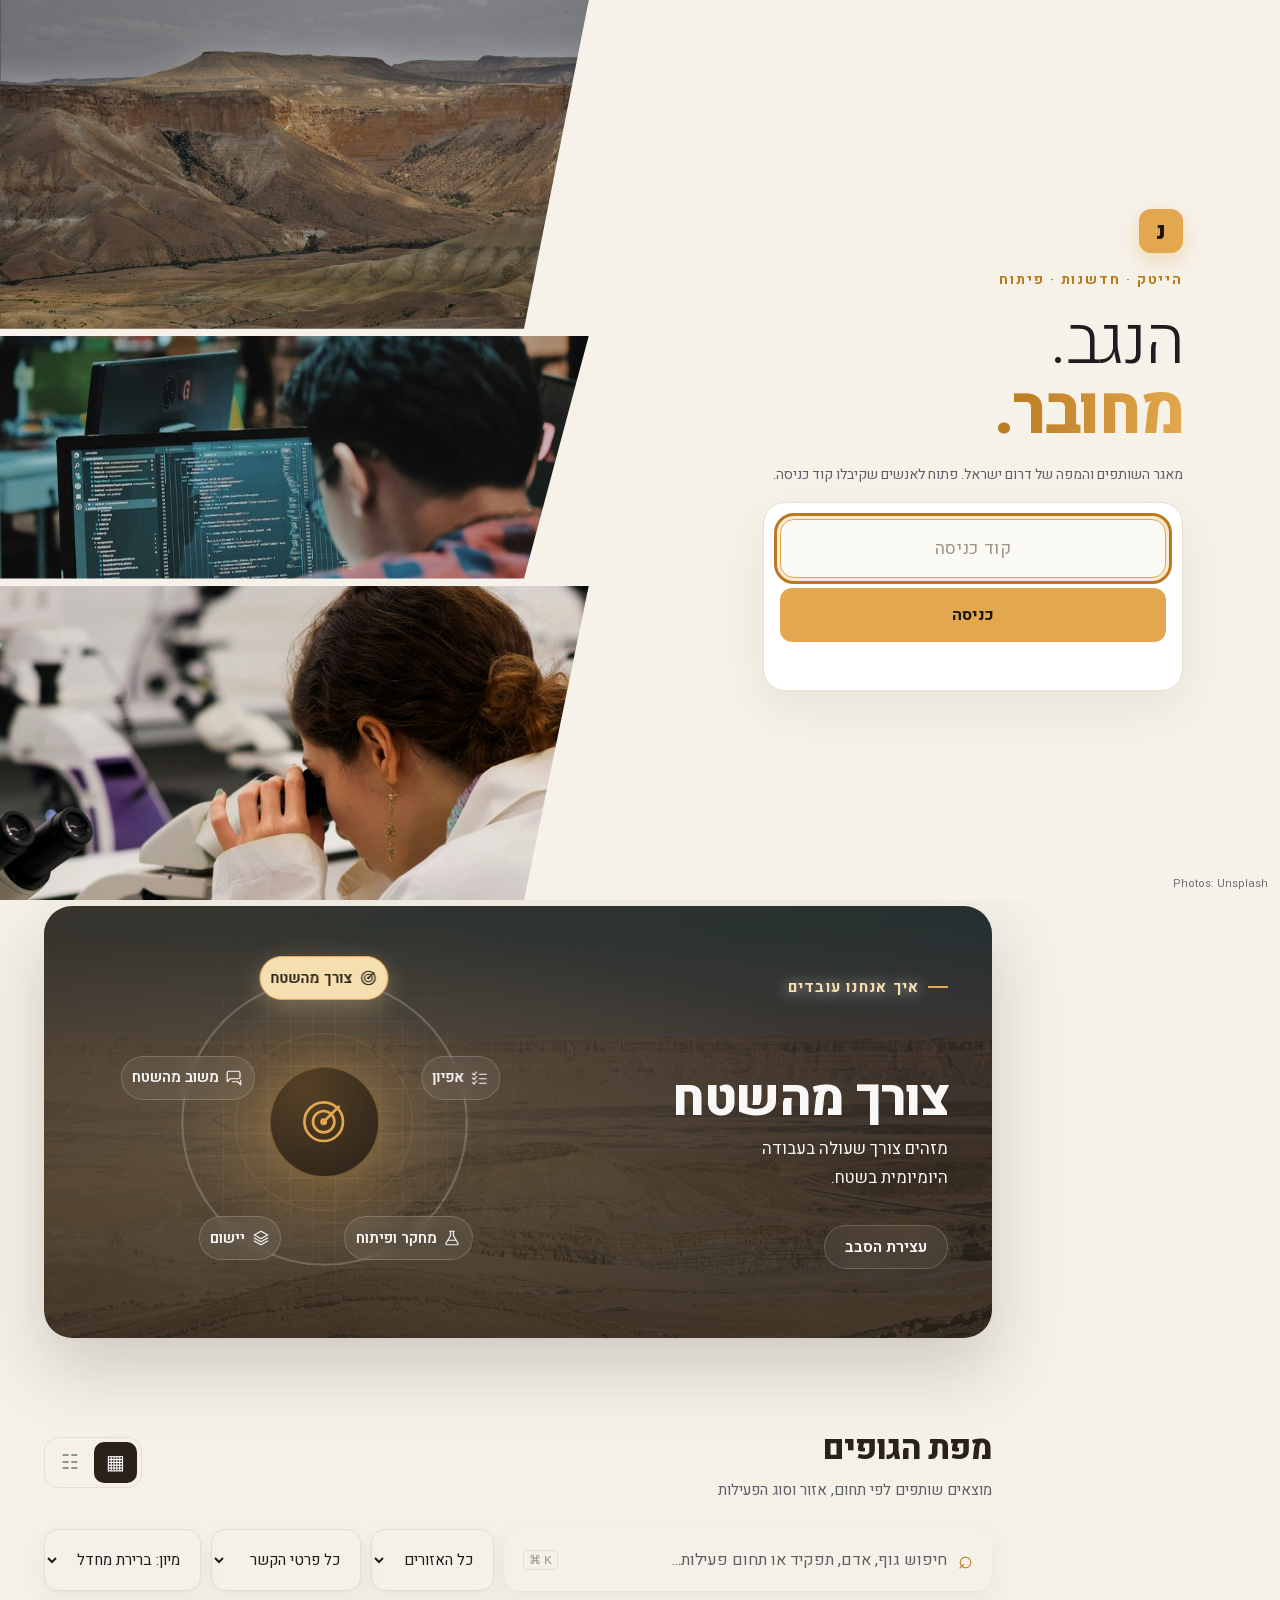
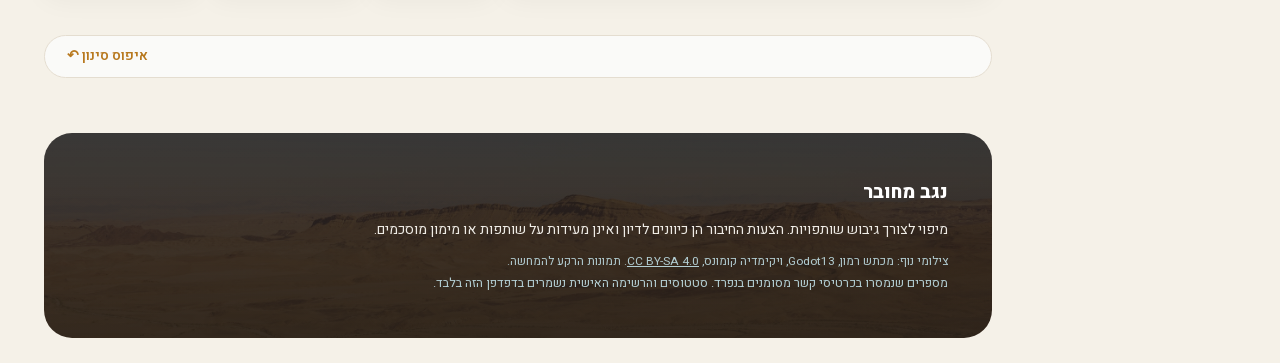
<file: index.html>
<!doctype html><html lang="he" dir="rtl"><head><meta charset="utf-8"><meta name="viewport" content="width=device-width,initial-scale=1,viewport-fit=cover"><meta name="description" content="מפת גופים ואנשי קשר לקידום חדשנות בנגב"><meta name="theme-color" content="#173e33"><title>נגב מחובר | מפת השותפים שלנו</title><link rel="stylesheet" href="site-theme.css"><link rel="stylesheet" href="style.css"><script defer src="tech.js"></script><script src="config.js"></script><script defer src="app.js"></script><link rel="stylesheet" href="work-cycle.css"><script src="gate.js"></script><link rel="stylesheet" href="polish.css"><link rel="preload" href="fonts/heebo-hebrew.woff2" as="font" type="font/woff2" crossorigin><script defer src="work-cycle.js"></script></head><body class="directory-page">
<header class="site-header"><div class="site-header-inner">
<a class="site-logo" href="./"><span class="site-logo-mark" aria-hidden="true">נ</span><span>נגב מחובר</span></a>
<nav class="site-pages" aria-label="עמודי האתר"><a href="./" aria-current="page">מאגר השותפים</a><a href="./map.html">מפת הדרום</a></nav>
</div></header>
<aside class="sidebar"><div class="side-label">סביבת העבודה שלנו</div><nav aria-label="תצוגות מאגר השותפים"><button class="nav active" data-view="orgs"><span>◈</span>מפת הגופים <b id="orgBadge"></b></button><button class="nav" data-view="people"><span>♧</span>אנשי קשר <b id="peopleBadge"></b></button><button class="nav" data-view="priority"><span>↗</span>לפנייה ראשונה</button><button class="nav" data-view="saved"><span>☆</span>הרשימה שלי <b id="savedBadge">0</b></button><button class="nav" data-view="network"><span>⌬</span>קשרים בין גופים</button><button class="nav" data-view="sources"><span>⌁</span>מקורות ועדכניות</button></nav><div class="side-bottom"><span class="status-dot"></span>מאגר השותפים ליוזמה<p>היוזמה בתהליך גיבוש.<br>החיבורים מתחילים כאן.</p><small>נבדק ב־22 באוקטובר 2026</small></div></aside>
<div class="workspace"><header class="topbar"><span class="breadcrumb">סביבת עבודה <span>/</span> מיפוי ושותפויות</span><div><a href="#work-cycle-studio" class="text-button" style="text-decoration:none;font-weight:700">איך אנחנו עובדים</a><button id="exportBtn" class="text-button">↓ ייצוא אנשי קשר</button><button id="printBtn" class="text-button">הדפסה למסמך</button></div></header>
<main id="main"><section class="intro"><div><div class="eyebrow">הנגב · אנשים · הזדמנויות</div><h1 id="pageTitle">האנשים והגופים<br><em>שכדאי לחבר.</em></h1><p id="pageSubtitle">מפת שותפים לקידום יוזמת חדשנות בנגב.<br>מכירים את מה שכבר קיים, ומוצאים איפה אפשר לפעול יחד.</p><a class="site-primary-action" href="#search">לחיפוש במאגר <span aria-hidden="true">←</span></a><div class="intro-meta"><span class="live-dot"></span>מיפוי ראשוני מורחב <span>·</span> 22.10.2026</div></div><div class="terrain" aria-hidden="true"><div class="contour c1"></div><div class="contour c2"></div><div class="contour c3"></div><div class="contour c4"></div><div class="contour c5"></div><i class="pin pin1"></i><span class="place place1">הנגב המערבי</span><i class="pin pin2"></i><span class="place place2">באר שבע</span><i class="pin pin3"></i><span class="place place3">רהט ועידן הנגב</span><i class="pin pin4"></i><span class="place place4">מצפה רמון</span><div class="terrain-foot">רשת אחת של ידע, אנשים ועשייה</div></div></section>
<section class="stats" aria-label="היקף המיפוי"><div><b id="orgStat">56</b><span>גופים ותוכניות</span></div><div><b id="peopleStat">37</b><span>אנשים במיפוי</span></div><div><b id="channelsStat"></b><span>אנשים עם קשר ישיר</span></div><div><b>6</b><span>תחומי חיבור</span></div></section>
<section id="work-cycle-studio" dir="rtl" lang="he" aria-labelledby="cycle-motion-title">
  <div class="feature-copy">
    <h2 id="cycle-motion-title">איך אנחנו עובדים</h2>
    <div class="stage-copy" aria-live="polite" aria-atomic="true"><h3 class="stage-title">צורך מהשטח</h3>
    <p class="detail">מזהים צורך שעולה בעבודה היומיומית בשטח.</p></div>
    <div class="feature-controls">
      <button class="btn btn-ghost" type="button" data-play>הפעלת הסבב</button>
    </div>
  </div>
  <div class="cycle" role="group" aria-label="שלבי מחזור העבודה">
    <div class="orbit" aria-hidden="true">
      <div class="core">
        <div class="core-icon"><svg viewBox="0 0 24 24" width="18" height="18" fill="none" stroke="currentColor" stroke-width="1.6" stroke-linecap="round" stroke-linejoin="round" aria-hidden="true"><circle cx="12" cy="12" r="9"/><circle cx="12" cy="12" r="5"/><path d="m12 12 7-7"/><circle cx="12" cy="12" r="1"/></svg></div>
        <div class="core-icon" hidden><svg viewBox="0 0 24 24" width="18" height="18" fill="none" stroke="currentColor" stroke-width="1.6" stroke-linecap="round" stroke-linejoin="round" aria-hidden="true"><path d="m3 6 2 2 3-4m-5 8 2 2 3-4m-5 8 2 2 3-4M12 7h9m-9 6h9m-9 6h9"/></svg></div>
        <div class="core-icon" hidden><svg viewBox="0 0 24 24" width="18" height="18" fill="none" stroke="currentColor" stroke-width="1.6" stroke-linecap="round" stroke-linejoin="round" aria-hidden="true"><path d="M9 3h6m-5 0v6l-6 10a1.3 1.3 0 0 0 1 2h14a1.3 1.3 0 0 0 1-2L14 9V3M8 15h8"/></svg></div>
        <div class="core-icon" hidden><svg viewBox="0 0 24 24" width="18" height="18" fill="none" stroke="currentColor" stroke-width="1.6" stroke-linecap="round" stroke-linejoin="round" aria-hidden="true"><path d="m12 3 9 5-9 5-9-5 9-5Zm-9 9 9 5 9-5m-18 4 9 5 9-5"/></svg></div>
        <div class="core-icon" hidden><svg viewBox="0 0 24 24" width="18" height="18" fill="none" stroke="currentColor" stroke-width="1.6" stroke-linecap="round" stroke-linejoin="round" aria-hidden="true"><path d="M20 12V5a2 2 0 0 0-2-2H5a2 2 0 0 0-2 2v12l4-4h11a2 2 0 0 0 2-2Zm-10 5h7l4 4v-6"/></svg></div>
      </div>
      <div class="trail"></div>
      <div class="hand"><span></span></div>
    </div>
    <button class="btn" type="button" style="--x:50%;--y:11%" aria-pressed="true" data-detail="מזהים צורך שעולה בעבודה היומיומית בשטח."><svg viewBox="0 0 24 24" width="18" height="18" fill="none" stroke="currentColor" stroke-width="1.6" stroke-linecap="round" stroke-linejoin="round" aria-hidden="true"><circle cx="12" cy="12" r="9"/><circle cx="12" cy="12" r="5"/><path d="m12 12 7-7"/><circle cx="12" cy="12" r="1"/></svg>צורך מהשטח</button>
    <button class="btn" type="button" style="--x:87.09%;--y:37.95%" aria-pressed="false" data-detail="מגדירים את הבעיה ובודקים אם נכון להתקדם. אפיון שאושר עובר למחקר ופיתוח."><svg viewBox="0 0 24 24" width="18" height="18" fill="none" stroke="currentColor" stroke-width="1.6" stroke-linecap="round" stroke-linejoin="round" aria-hidden="true"><path d="m3 6 2 2 3-4m-5 8 2 2 3-4m-5 8 2 2 3-4M12 7h9m-9 6h9m-9 6h9"/></svg>אפיון</button>
    <button class="btn" type="button" style="--x:72.92%;--y:81.55%" aria-pressed="false" data-detail="מעבירים את האפיון לצוות המחקר והפיתוח, שבוחן כיוונים ובונה פתרון."><svg viewBox="0 0 24 24" width="18" height="18" fill="none" stroke="currentColor" stroke-width="1.6" stroke-linecap="round" stroke-linejoin="round" aria-hidden="true"><path d="M9 3h6m-5 0v6l-6 10a1.3 1.3 0 0 0 1 2h14a1.3 1.3 0 0 0 1-2L14 9V3M8 15h8"/></svg>מחקר ופיתוח</button>
    <button class="btn" type="button" style="--x:27.08%;--y:81.55%" aria-pressed="false" data-detail="משלבים את הפתרון בעבודה בשטח."><svg viewBox="0 0 24 24" width="18" height="18" fill="none" stroke="currentColor" stroke-width="1.6" stroke-linecap="round" stroke-linejoin="round" aria-hidden="true"><path d="m12 3 9 5-9 5-9-5 9-5Zm-9 9 9 5 9-5m-18 4 9 5 9-5"/></svg>יישום</button>
    <button class="btn" type="button" style="--x:12.91%;--y:37.95%" aria-pressed="false" data-detail="אוספים משוב מהיישום בשטח: מה עבד ומה עוד חסר. המשוב מגדיר את הצורך הבא וסוגר את המעגל."><svg viewBox="0 0 24 24" width="18" height="18" fill="none" stroke="currentColor" stroke-width="1.6" stroke-linecap="round" stroke-linejoin="round" aria-hidden="true"><path d="M20 12V5a2 2 0 0 0-2-2H5a2 2 0 0 0-2 2v12l4-4h11a2 2 0 0 0 2-2Zm-10 5h7l4 4v-6"/></svg>משוב מהשטח</button>
  </div>
</section>
<section class="directory"><div class="section-heading"><div><h2 id="listTitle">מפת הגופים</h2><span id="listDesc">מוצאים שותפים לפי תחום, אזור וסוג הפעילות</span></div><div class="view-switch" id="viewSwitch"><button class="selected" data-layout="cards" aria-label="תצוגת כרטיסים">▦</button><button data-layout="list" aria-label="תצוגת רשימה">☷</button></div></div><div id="controls"><div class="filter-row"><label class="search"><span>⌕</span><input class="site-search-input" id="search" type="search" placeholder="חיפוש גוף, אדם, תפקיד או תחום פעילות..." aria-label="חיפוש במאגר"><kbd>⌘ K</kbd></label><select id="region" aria-label="סינון לפי אזור"><option value="">כל האזורים</option></select><select id="contactFilter" aria-label="סינון פרטי קשר"><option value="">כל פרטי הקשר</option><option value="email">עם כתובת מייל</option><option value="phone">עם מספר טלפון</option></select><select id="sort" aria-label="מיון"><option value="">מיון: ברירת מחדל</option><option value="name">לפי שם</option><option value="region">לפי אזור</option><option value="category">לפי תחום</option></select></div><div class="categories" id="categories"></div><div class="results-line"><span id="resultCount" aria-live="polite"></span><button id="resetBtn">איפוס סינון ↶</button></div></div><div id="content"></div></section>
<footer><span>נגב מחובר</span><p>מיפוי לצורך גיבוש שותפויות. הצעות החיבור הן כיוונים לדיון ואינן מעידות על שותפות או מימון מוסכמים.</p><small class="photo-credit">צילומי נוף: מכתש רמון, Godot13, ויקימדיה קומונס, <a href="https://creativecommons.org/licenses/by-sa/4.0/" target="_blank" rel="noopener">CC BY-SA 4.0</a>. תמונות הרקע להמחשה.</small><button class="text-button" id="suggestBtn" type="button" hidden>הצעת גוף או תיקון</button><small>מספרים שנמסרו בכרטיסי קשר מסומנים בנפרד. סטטוסים והרשימה האישית נשמרים בדפדפן הזה בלבד.</small></footer></main></div>
<dialog id="suggest"><button id="closeSuggest" class="close" type="button" aria-label="סגירה">×</button><form id="suggestForm" name="suggest" method="POST" data-netlify="true" netlify-honeypot="bot-field"><h2>הצעת גוף או תיקון</h2><p>חסר גוף במאגר, או שפרט השתנה? כתבו לנו.</p><input type="hidden" name="form-name" value="suggest"><p hidden><label>אל תמלאו <input name="bot-field"></label></p><label>סוג<select name="kind"><option>גוף חדש</option><option>תיקון פרט</option></select></label><label>שם הגוף<input name="org" required></label><label>קישור לאתר<input name="url" type="url" inputmode="url" dir="ltr"></label><label>פרטים<textarea name="notes" rows="4" required></textarea></label><button class="site-primary-action" type="submit">שליחה</button><div id="suggestMsg" role="status"></div></form></dialog><dialog id="detail"><button id="closeDetail" class="close" aria-label="סגירת פרטים">×</button><div id="detailContent"></div></dialog><div id="toast" role="status"></div>
</body></html>
</file>
<file: site-theme.css>
:root {
  --site-background: #f6f4f1;
  --site-surface: #fff;
  --site-ink: #18191d;
  --site-secondary: #42636a;
  --site-line: #e6e1d8;
  --site-forest: #3a2e22;
  --site-action: #5e4a23;
  --site-tint: #efece7;
  --site-highlight: #ecddbf;
  --site-focus: #825e17;
  --site-radius: 16px;
  --site-shadow: 0 4px 18px #3a2e220c;
  --site-header-height: 60px;
  --site-gutter: clamp(12px, 2vw, 30px);
  --site-font: Arial, "Noto Sans Hebrew", sans-serif;
}

.site-header {
  position: sticky;
  z-index: 30;
  inset-block-start: 0;
  color: white;
  background: var(--site-forest);
  padding-inline: var(--site-gutter);
  font-family: var(--site-font);
}

.site-header-inner {
  min-height: var(--site-header-height);
  max-width: 1580px;
  margin-inline: auto;
  display: flex;
  align-items: center;
  justify-content: space-between;
  gap: 8px;
}

.site-logo, .site-pages a {
  display: inline-flex;
  min-height: 44px;
  align-items: center;
  text-decoration: none;
  white-space: nowrap;
  color: inherit;
  font-weight: 700;
}

.site-logo { gap: 8px; }
.site-logo-mark {
  display: grid;
  width: 32px;
  height: 32px;
  place-items: center;
  border-radius: 10px;
  background: var(--site-highlight);
  color: var(--site-forest);
  font-size: 21px;
}

.site-pages { display: flex; gap: 4px; }
.site-pages a {
  padding-inline: clamp(8px, 1.4vw, 18px);
  border-radius: 9px;
  font-size: .88rem;
}

.site-pages a:hover { background: #ffffff1a; }
.site-pages [aria-current="page"] {
  background: var(--site-highlight);
  color: var(--site-forest);
}
.site-pages [aria-current="page"]:hover { background: #ebe7e0; }
.site-header :focus-visible { outline: 2px solid white; outline-offset: 2px; }

@media (max-width: 360px) {
  .site-logo, .site-pages a { font-size: .8rem; }
}

@media print {
  .site-header { display: none; }
}

.site-primary-action {
  display: inline-flex;
  align-items: center;
  justify-content: center;
  gap: 12px;
  min-height: 46px;
  padding: 6px 16px;
  margin-block-start: 12px;
  border-radius: 9px;
  background: var(--site-action);
  color: white;
  font-weight: 700;
  text-decoration: none;
}

.site-primary-action:hover { background: var(--site-forest); }
.site-primary-action:active { background: #151619; }

.site-search-input {
  scroll-margin-block-start: calc(var(--site-header-height) + 14px);
  caret-color: var(--site-action);
}

.site-search-input::placeholder { color: var(--site-secondary); opacity: 1; }

@media print {
  .site-primary-action { display: none; }
}
</file>
<file: style.css>
[hidden]{display:none!important}
:root{--paper:#f8f7f4;--white:#fff;--ink:#18191d;--green:#25282e;--muted:#737c72;--line:#e7e2da;--sage:#efece6;--accent:#9e7219}*{box-sizing:border-box}body{margin:0;background:var(--paper);font-family:Arial,'Noto Sans Hebrew',sans-serif;color:var(--ink);font-size:15px;line-height:1.6}button,input,select{font:inherit}button,a,input,select{ -webkit-tap-highlight-color:transparent}button{cursor:pointer}a{color:inherit}button:focus-visible,a:focus-visible,input:focus-visible,select:focus-visible{outline:3px solid #d2bb8d;outline-offset:3px}.sidebar{position:fixed;right:0;top:0;bottom:0;width:244px;background:#fcfbfa;border-left:1px solid var(--line);padding:38px 23px;display:flex;flex-direction:column;z-index:10}.brand{text-decoration:none;display:flex;gap:12px;align-items:center;font-size:24px;font-weight:700;letter-spacing:-1px}.brandmark{display:grid;place-items:center;width:44px;height:46px;background:var(--green);color:white;border-radius:14px 3px 14px 3px;font-size:33px;font-weight:400;transform:rotate(-3deg)}.brand small{display:block;font-size:10px;letter-spacing:0;font-weight:400;color:var(--muted);margin-top:1px}.side-label{font-size:11px;color:var(--muted);margin:48px 10px 12px}.nav{border:0;background:none;width:100%;display:flex;gap:12px;align-items:center;text-align:right;padding:13px 12px;border-radius:7px;margin-bottom:6px;color:#657064;font-size:14px}.nav>span{font-size:21px;width:20px}.nav b{margin-right:auto;font-size:11px;font-weight:400}.nav.active{background:var(--sage);color:var(--green);font-weight:700}.nav:hover{background:#f2efea}.side-bottom{margin-top:auto;padding:25px 9px 0;border-top:1px solid var(--line);font-size:12px}.side-bottom p{color:var(--muted);margin:11px 0 24px}.side-bottom small{font-size:10px;color:var(--muted)}.status-dot,.live-dot{display:inline-block;width:6px;height:6px;background:#8c774c;border-radius:50%;margin-left:7px}.workspace{margin-right:244px}.topbar{height:78px;border-bottom:1px solid var(--line);display:flex;justify-content:space-between;align-items:center;padding:0 44px;background:#fcfbfa}.breadcrumb{font-size:12px;color:var(--muted)}.breadcrumb span{padding:0 13px;color:#afc6cb}.text-button{border:0;background:none;color:var(--green);padding:8px 12px;font-size:12px}.text-button:hover{background:var(--sage);border-radius:4px}main{max-width:1500px;margin:auto;padding:0 44px}.intro{display:grid;grid-template-columns:1.3fr 1fr;gap:35px;padding:47px 0 34px;min-height:300px;align-items:center}.eyebrow{font-size:11px;color:var(--accent);font-weight:700;letter-spacing:1px}h1{font-size:clamp(32px,3.1vw,49px);line-height:1.14;font-weight:500;letter-spacing:-1.7px;margin:15px 0 16px}h1+p{font-size:14px;line-height:1.9;color:#6c766a;margin:0}.intro-meta{display:flex;align-items:center;gap:8px;font-size:10px;color:var(--muted);margin-top:20px}.intro-meta .live-dot{margin:0}.terrain{height:232px;position:relative;overflow:hidden;border-radius:4px;background:#efece6;isolation:isolate}.contour{position:absolute;border:1px solid #ddd4c2;width:240px;height:320px;border-radius:49% 39% 62% 47%;transform:rotate(34deg);top:-60px;left:65px}.c2{width:280px;height:350px;top:-75px;left:45px}.c3{width:320px;height:390px;top:-95px;left:25px}.c4{width:360px;height:430px;top:-115px;left:5px}.c5{width:400px;height:470px;top:-135px;left:-15px}.pin{position:absolute;width:8px;height:8px;border-radius:50%;background:var(--green);box-shadow:0 0 0 5px #e7decc}.pin1{right:25%;top:30%}.pin2{right:46%;top:49%}.pin3{right:47%;top:22%}.pin4{right:60%;top:75%}.place{position:absolute;font-size:10px;background:#f5f3efbd;padding:1px 5px;color:#33575e}.place1{right:8%;top:34%}.place2{right:50%;top:43%}.place3{right:50%;top:16%}.place4{right:63%;top:69%}.terrain-foot{position:absolute;bottom:10px;right:13px;font-size:9px;color:#71969d}.stats{display:grid;grid-template-columns:repeat(4,1fr);padding:22px 0;border-top:1px solid var(--line);border-bottom:1px solid var(--line);gap:18px}.stats>div{border-left:1px solid var(--line);display:flex;align-items:baseline;gap:12px}.stats>div:last-child{border:0}.stats b{font-size:29px;font-weight:400;font-variant-numeric:tabular-nums}.stats span{font-size:11px;color:var(--muted)}.directory{padding-top:32px}.section-heading{display:flex;justify-content:space-between;align-items:center;margin-bottom:24px}h2{font-size:21px;letter-spacing:-.5px;margin:0;font-weight:500}.section-heading span{font-size:11px;color:var(--muted)}.view-switch{display:flex;gap:3px;border:1px solid var(--line);padding:3px;background:#fff;border-radius:6px}.view-switch button{border:0;background:none;color:#8c9588;padding:2px 10px;border-radius:3px;font-size:20px}.view-switch button.selected{background:var(--sage);color:var(--green)}.filter-row{display:flex;gap:10px}.search{display:flex;align-items:center;gap:11px;flex:1;border:1px solid var(--line);border-radius:6px;background:#fff;padding:0 14px}.search>span{font-size:25px;color:#73979e}.search input{border:0;background:none;outline:none;width:100%;padding:13px 0;color:var(--ink);font-size:12px}.search kbd{direction:ltr;font:10px Arial;white-space:nowrap;background:#f8f7f4;border:1px solid var(--line);padding:2px 5px;border-radius:4px;color:#8a9284}.filter-row select{border:1px solid var(--line);border-radius:6px;padding:0 10px;color:#47676d;background:white;font-size:12px;max-width:190px}.categories{display:flex;gap:7px;flex-wrap:wrap;padding-top:17px}.chip{padding:6px 12px;border:1px solid var(--line);border-radius:5px;background:transparent;font-size:11px;color:#5f848c}.chip.active{background:var(--green);color:#fff;border-color:var(--green)}.chip:hover{border-color:#5f9aa6}.results-line{display:flex;justify-content:space-between;align-items:center;font-size:10px;color:#73979e;margin:20px 0 12px}.results-line button{background:none;border:0;font-size:10px;color:var(--muted)}.grid{display:grid;grid-template-columns:repeat(3,minmax(0,1fr));gap:16px}.card{background:#fff;border:1px solid var(--line);border-radius:8px;padding:22px;display:flex;flex-direction:column;transition:transform .2s,box-shadow .2s}.card:hover{transform:translateY(-3px);box-shadow:0 8px 24px #191b1f09;border-color:#aac8ce}.card-top{display:flex;align-items:center;gap:10px;margin-bottom:15px}.orgmark{width:44px;height:44px;border-radius:50%;display:grid;place-items:center;color:#31535a;background:#efece6;font:700 12px Arial;flex-shrink:0;direction:ltr}.orgmark.cat2{background:#ede9e2;color:#8d6548}.orgmark.cat3{background:#e4ecee;color:#496f76}.save{margin-right:auto;background:none;border:0;font-size:23px;color:#82a6ad;padding:0 3px}.save.on{color:var(--accent)}.tag{font-size:9px;color:#53838d;border:1px solid #e4dfd5;border-radius:4px;padding:2px 6px;background:#f8f7f5}.card h3{font-size:19px;font-weight:500;margin:0 0 1px;line-height:1.4}.en{font-size:9px;color:#85a5ab;direction:ltr;text-align:right;letter-spacing:.2px;margin-bottom:9px}.region-label{color:#5e8b94;font-size:10px;margin-bottom:12px}.card .description{font-size:12px;line-height:1.85;color:#587980;display:-webkit-box;-webkit-line-clamp:3;-webkit-box-orient:vertical;overflow:hidden;margin:0 0 16px}.people-strip{display:flex;align-items:center;margin-top:auto;padding-top:14px;border-top:1px solid #f0ede8;gap:8px;color:#587c83;font-size:10px}.portrait{width:33px;height:33px;object-fit:cover;object-position:top;border-radius:50%;background:#ebe7e0}.initial{display:inline-grid;place-items:center;background:#f1eee8;color:#477680;font-size:11px}.card-bottom{display:flex;align-items:center;justify-content:space-between;margin-top:15px;gap:5px}.links{display:flex;gap:5px}.mini-link{font-size:10px;text-decoration:none;background:#f5f3ef;color:#6e5e3d;padding:4px 8px;border-radius:4px}.mini-link:hover{background:#e8e4dc}.details{background:none;border:0;color:#5e4d2c;font-size:11px;padding:4px 0}.person .portrait{width:55px;height:55px}.person .role{font-size:11px;color:#62888f;min-height:36px;margin:6px 0}.person .description{-webkit-line-clamp:2}.contact-field{display:flex;flex-wrap:wrap;justify-content:space-between;gap:4px;font-size:11px;padding:6px 0;border-top:1px solid #f3f0eb}.contact-field a{direction:ltr;text-decoration:none;overflow-wrap:anywhere}.contact-field small{font-size:9px;color:#9a8b73}.contact-field span{font-size:10px;color:#6c949c}.pending{font-size:10px;color:#a17855}.grid.list{grid-template-columns:1fr}.grid.list .card{display:grid;grid-template-columns:65px 1fr 1.8fr 180px;align-items:center;gap:15px;padding:16px 20px}.grid.list .card-top{margin:0}.grid.list .card-top .tag{display:none}.grid.list .description{margin:0;-webkit-line-clamp:2}.grid.list .people-strip{display:none}.grid.list .card-bottom{margin:0}.grid.list .org-name h3{font-size:16px}.grid.list .org-name .en{display:none}.grid.list .region-label{margin:0}.empty{padding:70px;text-align:center;background:white;border:1px dashed var(--line);border-radius:7px;color:var(--muted)}.empty strong{display:block;font-size:21px;color:var(--green);margin-bottom:10px}.empty button{margin-top:15px}.priority-intro{border-bottom:1px solid var(--line);margin-bottom:20px;padding:0 0 18px;font-size:13px;max-width:900px;color:#557981}.rank{color:var(--accent);font-size:11px}.source-content{max-width:800px}.source-content h3{font-size:19px;font-weight:500;margin:28px 0 10px}.source-content p{color:#567980;font-size:14px}.source-content ul{padding-right:20px}.source-content li{padding:7px 0;font-size:13px}.source-content a{color:var(--green)}footer{margin:55px 0 25px;padding-top:22px;border-top:1px solid var(--line);font-size:10px;color:#8a9281}footer>span{font-weight:700;color:var(--green);font-size:14px}footer p{margin:10px 0}footer small{font-size:9px}dialog{padding:42px;border:0;border-radius:12px;box-shadow:0 25px 120px #142a3040;width:min(760px,92vw);max-height:90vh;color:var(--ink);background:#fff}dialog::backdrop{background:#181a1e66;backdrop-filter:blur(3px)}.close{position:sticky;top:0;float:left;background:#f3f1ed;border:0;width:30px;height:30px;font-size:22px;border-radius:50%;z-index:1}.detail-kicker{font-size:11px;color:var(--accent)}.detail-head h2{font-size:30px;line-height:1.3;margin:10px 0}.detail-head .portrait{width:90px;height:90px;margin-top:12px}.detail-block{padding-top:18px;margin-top:20px;border-top:1px solid var(--line)}.detail-block h3{font-size:15px;margin:0 0 8px}.detail-block p{font-size:14px;line-height:1.9;color:#54767c}.detail-contact{padding:13px 0;border-bottom:1px solid #f0ede8}.detail-contact .person-line{display:flex;gap:12px;align-items:center}.detail-contact b{font-size:14px;font-weight:500}.detail-contact small{font-size:11px;color:#6c949c}.detail-contact p{font-size:12px;margin:10px 0}.detail-links{display:flex;gap:10px;flex-wrap:wrap}.detail-links a{font-size:12px;color:var(--green);text-decoration:none;border-bottom:1px solid #d2c5ac;direction:ltr}.detail-note{font-size:11px;color:#9a7550;background:#f8f7f5;padding:12px 15px;margin-top:20px}.source-links a{display:block;font-size:11px;overflow-wrap:anywhere;direction:ltr;text-align:left;padding:6px 0}.status-select{padding:7px 10px;border:1px solid var(--line);background:white;border-radius:5px;color:var(--green);font-size:12px}.local-caption{font-size:10px;color:#7398a0;margin-top:8px}#toast{position:fixed;bottom:30px;left:30px;background:var(--green);color:white;padding:12px 22px;border-radius:6px;font-size:12px;opacity:0;transform:translateY(10px);transition:.2s;z-index:100;pointer-events:none}#toast.show{opacity:1;transform:none}.print-only{display:none}@media(min-width:1600px){.grid{grid-template-columns:repeat(4,minmax(0,1fr))}}@media(max-width:1150px){.sidebar{width:215px;padding:30px 16px}.workspace{margin-right:215px}main{padding:0 28px}.topbar{padding:0 28px}.grid{grid-template-columns:repeat(2,minmax(0,1fr))}.intro{grid-template-columns:1.2fr 1fr;gap:20px}.stats span{font-size:10px}.stats b{font-size:25px}.stats>div{gap:7px}.card{padding:18px}.grid.list .card{grid-template-columns:50px 1fr 1.2fr}.grid.list .card-bottom{grid-column:2/4}}@media(max-width:760px){.sidebar{position:relative;width:auto;padding:18px 20px;border:0;border-bottom:1px solid var(--line)}.brand{font-size:23px}.side-label,.side-bottom{display:none}.sidebar nav{display:flex;overflow:auto;gap:5px;margin-top:20px}.nav{width:auto;white-space:nowrap;padding:8px 11px;font-size:11px;gap:5px;margin:0}.nav>span{font-size:16px;width:auto}.nav b{display:none}.workspace{margin:0}.topbar{height:53px;padding:0 20px}.breadcrumb{font-size:10px}.text-button{font-size:10px;padding:6px}.topbar>div{display:flex;gap:1px}main{padding:0 20px}.intro{padding:29px 0;grid-template-columns:1fr;min-height:0}.intro h1{font-size:39px}.intro p{font-size:13px}.terrain{display:none}.stats{padding:16px 0;gap:10px;grid-template-columns:repeat(4,1fr)}.stats>div{display:block}.stats b{display:block;font-size:26px}.stats span{font-size:9px;line-height:1.4;display:block}.directory{padding-top:24px}.section-heading{margin-bottom:18px}h2{font-size:19px}.filter-row{flex-wrap:wrap}.search{flex-basis:100%}.filter-row select{height:39px;max-width:none;flex:1;font-size:11px}.search kbd{display:none}.categories{gap:5px;padding-top:12px}.chip{font-size:10px;padding:5px 8px}.grid{grid-template-columns:1fr;gap:12px}.card{padding:20px}.card .description{font-size:13px}.card h3{font-size:21px}.card-bottom{margin-top:17px}.mini-link,.details{font-size:12px}.people-strip{font-size:11px}.grid.list .card{display:flex;gap:0;align-items:stretch}.grid.list .card-top{margin-bottom:12px}.grid.list .description{margin:10px 0}.grid.list .card-bottom{margin-top:15px}.section-heading span{font-size:10px}.empty{padding:45px 20px}dialog{padding:27px 22px}.detail-head h2{font-size:26px}.detail-links a{font-size:12px}footer{margin-top:35px}}
@media print{body{font-size:11pt;background:#fff}.sidebar,.topbar,.terrain,.stats,.filter-row,.categories,.results-line,.view-switch,.save,.details,.mini-link,.status-select,.local-caption,#toast{display:none!important}.workspace{margin:0}main{padding:0}.intro{display:block;padding:0 0 15px;min-height:0}h1{font-size:26pt}.intro h1 br{display:none}.intro p{font-size:11pt}.directory{padding:0}.section-heading{margin:15px 0}.grid,.grid.list{display:block}.card,.grid.list .card{display:block;break-inside:avoid;box-shadow:none;border:0;border-top:1px solid #ccc;padding:15px 0;margin:0}.card-top{margin:0!important}.orgmark,.tag{display:none}.org-name h3{font-size:17pt}.card .description{display:block;overflow:visible;font-size:11pt;margin:8px 0}.card-bottom{display:none}.people-strip{display:flex!important;margin:5px 0;padding:5px 0}.en{display:none}.print-only{display:block;font-size:10pt}.print-only p{margin:4px 0}.print-only a{direction:ltr}.contact-field{font-size:10pt}.portrait{width:30px!important;height:30px!important}footer{margin-top:20px}.source-content a{word-break:break-all}dialog{display:none!important}@page{size:A4;margin:18mm}}
/* Readability adjustments */
.card .description{font-size:14px;line-height:1.8}.card h3{font-size:21px}.tag{font-size:10px}.region-label{font-size:11px}.en{font-size:10px}.people-strip{font-size:11px}.mini-link,.details{font-size:12px}.contact-field,.contact-field span{font-size:12px}.contact-field small{font-size:10px}.person .role{font-size:12px}.intro h1+p{font-size:16px}.source-content p{font-size:15px}.local-caption{font-size:11px}.side-bottom small{font-size:11px}
@media(max-width:760px){.card .description{font-size:14px}.intro h1+p{font-size:14px}.tag{font-size:10px}.person .role{font-size:13px}}

/* Directory controls use the same colors and spacing as the map. */
.directory-page {
  --paper: var(--site-background);
  --ink: var(--site-ink);
  --green: var(--site-action);
  --muted: var(--site-secondary);
  --line: var(--site-line);
  --sage: var(--site-tint);
  font-family: var(--site-font);
}

.directory-page .sidebar {
  inset-block-start: var(--site-header-height);
  background: var(--site-surface);
  overflow-y: auto;
}
.directory-page .side-label { margin-block-start: 0; }
.directory-page .topbar {
  min-height: 52px;
  height: auto;
  background: var(--site-surface);
}
.directory-page .topbar > div { display: flex; flex-wrap: wrap; gap: 4px; }
.directory-page .text-button {
  display: inline-flex;
  align-items: center;
  min-height: 44px;
}
.directory-page .card, .directory-page .empty {
  border-radius: var(--site-radius);
  box-shadow: var(--site-shadow);
}
.directory-page .nav, .directory-page .details { min-height: 44px; }
.directory-page button:focus-visible,
.directory-page a:focus-visible,
.directory-page input:focus-visible,
.directory-page select:focus-visible { outline-color: var(--site-focus); }
.directory-page .site-header :focus-visible { outline-color: white; }
.directory-page #work-cycle-studio { scroll-margin-block-start: calc(var(--site-header-height) + 12px); }

@media (max-width: 760px) {
  .directory-page .sidebar {
    inset-block-start: auto;
    padding: 5px var(--site-gutter);
  }
  .directory-page .sidebar nav { margin-block-start: 0; }
  .directory-page .nav { flex: 0 0 auto; font-size: .82rem; }
  .directory-page main, .directory-page .topbar { padding-inline: var(--site-gutter); }
  .directory-page .topbar .breadcrumb { display: none; }
  .directory-page .topbar > div { column-gap: 8px; }
  .directory-page .text-button { font-size: .77rem; }
  .directory-page .search input, .directory-page .filter-row select { font-size: 16px; }
  .directory-page .filter-row select { min-width: 0; }
  .directory-page .intro h1 + p { font-size: 16px; }
}
</file>
<file: work-cycle.css>
#work-cycle-studio {
    --background: #3a2e22;
    --foreground: #f9f8f6;
    --muted: #514223;
    --muted-foreground: #e5e0d7;
    --border: #5b8891;
    --primary: #ead2a1;
    --viz-series-1: var(--primary);
    font-family: inherit;
  }
  #work-cycle-studio .btn {
    display: inline-flex;
    align-items: center;
    justify-content: center;
    gap: 0.4rem;
    min-height: 44px;
    padding: 0.45rem 0.65rem;
    border: 1px solid var(--border);
    border-radius: 0.65rem;
    background: var(--background);
    color: var(--foreground);
    font: inherit;
    cursor: pointer;
  }
  #work-cycle-studio .btn[aria-pressed="true"] {
    border-color: var(--primary);
    background: var(--primary);
    color: var(--background);
  }
  #work-cycle-studio .btn:focus-visible { outline: 2px solid var(--primary); outline-offset: 3px; }
  #work-cycle-studio p, #work-cycle-studio h2 { margin: 0; }
  #work-cycle-studio h2 { font-size: 1rem; font-weight: 500; }

  #work-cycle-studio {
    --cycle-ink: var(--viz-series-1, var(--primary));
    --grid-line: color-mix(in srgb, var(--foreground) 7%, transparent);
    display: grid;
    grid-template-columns: minmax(0, 0.9fr) minmax(0, 1.3fr);
    align-items: center;
    min-block-size: 25rem;
    overflow: hidden;
    border-radius: 1.4rem;
    container-type: inline-size;
    background:
      radial-gradient(ellipse at 24% 54%, color-mix(in srgb, var(--cycle-ink) 24%, transparent), transparent 63%),
      linear-gradient(145deg, var(--muted), var(--background) 70%);
  }
  #work-cycle-studio .feature-copy {
    display: grid;
    justify-items: start;
    gap: 0.65rem;
    padding-inline: clamp(1rem, 5cqi, 2.75rem) 0;
  }
  #work-cycle-studio h2 {
    display: flex;
    align-items: center;
    gap: 0.55rem;
    color: var(--muted-foreground);
  }
  #work-cycle-studio h2::before {
    content: "";
    width: 1.25rem;
    height: 2px;
    background: var(--cycle-ink);
  }
  #work-cycle-studio .feature-controls { margin-block-start: 0.35rem; }
  #work-cycle-studio .stage-title {
    color: var(--foreground);
    font-size: clamp(2rem, 5.4cqi, 3.75rem);
    line-height: 1.08;
    font-weight: 500;
    text-wrap: balance;
    margin-block: 0.4rem;
    min-block-size: 2.16em;
    align-content: end;
  }
  #work-cycle-studio .detail {
    color: var(--foreground);
    max-inline-size: 24ch;
    min-block-size: 4.5em;
  }
  #work-cycle-studio .cycle {
    position: relative;
    isolation: isolate;
    inline-size: min(100% - 3rem, 23rem);
    aspect-ratio: 1;
    margin-inline: auto;
  }
  #work-cycle-studio .cycle::before {
    content: "";
    position: absolute;
    z-index: -1;
    inset: -8%;
    background:
      linear-gradient(90deg, var(--grid-line) 1px, transparent 1px),
      linear-gradient(var(--grid-line) 1px, transparent 1px);
    background-size: 1.4rem 1.4rem;
    mask: radial-gradient(ellipse, currentColor 22%, transparent 72%);
    pointer-events: none;
  }
  #work-cycle-studio .orbit {
    direction: ltr;
    position: absolute;
    inset: 11%;
    border-radius: 50%;
    background: radial-gradient(circle, color-mix(in srgb, var(--cycle-ink) 25%, transparent), transparent 66%);
    pointer-events: none;
  }
  #work-cycle-studio .orbit::before,
  #work-cycle-studio .orbit::after {
    content: "";
    position: absolute;
    inset: 12%;
    border-radius: inherit;
    border: 1px solid var(--grid-line);
  }
  #work-cycle-studio .orbit::after { inset: 25%; }
  #work-cycle-studio .core {
    position: absolute;
    inset: 31%;
    display: grid;
    place-items: center;
    border: 1px solid color-mix(in srgb, var(--cycle-ink) 30%, transparent);
    border-radius: 50%;
    background: radial-gradient(circle at 32% 20%, color-mix(in srgb, var(--cycle-ink) 24%, var(--background)), var(--background));
    box-shadow: 0 0 2rem color-mix(in srgb, var(--cycle-ink) 21%, transparent);
    color: var(--cycle-ink);
  }
  #work-cycle-studio .core-icon { display: grid; place-items: center; width: 100%; height: 100%; }
  #work-cycle-studio .core-icon[hidden] { display: none; }
  #work-cycle-studio .core svg { width: 48%; height: 48%; stroke-width: 1.25; }
  #work-cycle-studio .orbit::before {
    inset: 8%;
    border-style: dashed;
    opacity: 0.8;
  }
  #work-cycle-studio .orbit::after {
    inset: 19%;
    border-color: color-mix(in srgb, var(--cycle-ink) 17%, transparent);
  }
  #work-cycle-studio .trail {
    position: absolute;
    inset: 0;
    border-radius: inherit;
    background: conic-gradient(var(--cycle-ink) var(--sweep, 0deg), var(--border) 0);
    mask: radial-gradient(closest-side, transparent calc(100% - 3px), currentColor calc(100% - 2px));
  }
  #work-cycle-studio .hand {
    position: absolute;
    inset: 0;
    transform: rotate(var(--sweep, 0deg));
  }
  #work-cycle-studio .hand span {
    position: absolute;
    top: 1px;
    left: 50%;
    width: 0.7rem;
    aspect-ratio: 1;
    transform: translate(-50%, -50%);
    border-radius: 50%;
    background: var(--cycle-ink);
    box-shadow: 0 0 0.95rem 0.3rem color-mix(in srgb, var(--cycle-ink) 60%, transparent);
  }
  #work-cycle-studio .cycle button {
    position: absolute;
    left: var(--x);
    top: var(--y);
    transform: translate(-50%, -50%);
    white-space: nowrap;
  }
  @media (max-width: 590px) {
    #work-cycle-studio { grid-template-columns: minmax(0, 1fr); min-block-size: 0; }
    #work-cycle-studio .feature-copy {
      order: 1;
      justify-items: center;
      text-align: center;
      padding: 0 1rem 1rem;
    }
    #work-cycle-studio .stage-title { min-block-size: 0; }
    #work-cycle-studio .detail { min-block-size: 4.5em; }
    #work-cycle-studio .cycle { margin-block-start: 1rem; }
    #work-cycle-studio .cycle { inline-size: min(100% - 7.2rem, 19rem); }
    #work-cycle-studio .cycle button i,
    #work-cycle-studio .cycle button svg { display: none; }
  }

#work-cycle-studio { margin: 24px 0 36px; scroll-margin-top: 18px; }
#work-cycle-studio .stage-copy { min-inline-size: 0; }
#work-cycle-studio .stage-title { font-weight: 650; }
#work-cycle-studio .cycle button { font-size: clamp(.75rem, 1.7cqi, .94rem); }
@container (max-width: 620px) {
 #work-cycle-studio .feature-copy { padding: 1.1rem 1rem 0; justify-items: center; text-align: center; }
 #work-cycle-studio .stage-title { min-block-size: 0; }
 #work-cycle-studio .detail { min-block-size: 4.6em; margin-inline: auto; }
 #work-cycle-studio .cycle { inline-size: min(100% - 7.2rem, 19rem); }
 #work-cycle-studio .cycle button svg { display: none; }
}
@media (max-width: 850px) {
 #work-cycle-studio { grid-template-columns: 1fr; min-block-size: 0; margin-block: 18px 26px; }
 #work-cycle-studio .feature-copy { order: 0; padding: 1rem; justify-items: center; text-align: center; }
 #work-cycle-studio .stage-title { min-block-size: 0; }
 #work-cycle-studio .detail { margin-inline: auto; }
 #work-cycle-studio .cycle { margin-block: 0 .8rem; }
}
@media (prefers-reduced-motion: reduce) {
 #work-cycle-studio .hand span { box-shadow: none; }
}
@media print { #work-cycle-studio { display: none; } }
</file>
<file: polish.css>
/* נגב מחובר: שכבת עיצוב. נטענת אחרונה ומחליפה את המראה בלי לגעת בלוגיקה. */
@font-face{font-family:"Heebo";font-style:normal;font-weight:100 900;font-display:swap;src:url(fonts/heebo-hebrew.woff2) format("woff2");unicode-range:U+0590-05FF,U+200C-2010,U+20AA,U+25CC,U+FB1D-FB4F}
@font-face{font-family:"Heebo";font-style:normal;font-weight:100 900;font-display:swap;src:url(fonts/heebo-latin.woff2) format("woff2");unicode-range:U+0000-00FF,U+0131,U+0152-0153,U+02BB-02BC,U+02C6,U+02DA,U+02DC,U+2000-206F,U+2074,U+20AC,U+2122,U+2191,U+2193,U+2212,U+2215,U+FEFF,U+FFFD}

:root{
  --site-font:"Heebo",Arial,sans-serif;
  --sand:#f0ede8; --sand-2:#e6e0d7; --paper:#fbfbfa; --ink:#141518; --ink-2:#425d62;
  --deep:#2a2119; --deep-2:#3a2e22; --moss:#7d622c; --sun:#d59b26; --sun-2:#eacd94; --clay:#9e7219;
  --line:#e2d8c8; --ease:cubic-bezier(.22,1,.36,1);
  --site-background:var(--sand); --site-surface:var(--paper); --site-ink:var(--ink);
  --site-secondary:var(--ink-2); --site-line:var(--line); --site-forest:var(--deep);
  --site-action:var(--deep-2); --site-highlight:var(--sun-2); --site-focus:#9e7219;
  --site-radius:22px; --site-shadow:0 1px 2px #825e1708,0 8px 28px #825e1710;
}
html{scroll-behavior:smooth}
body,button,input,select{font-family:var(--site-font)}
body{background:var(--sand);color:var(--ink);font-size:16px;line-height:1.65;-webkit-font-smoothing:antialiased;text-rendering:optimizeLegibility}
body.directory-page{background:
  radial-gradient(1100px 520px at 85% -8%,#eacd943d,transparent 62%),
  radial-gradient(900px 600px at 0% 30%,#7d622c12,transparent 60%),var(--sand)}
::selection{background:var(--sun-2);color:var(--deep)}
h1,h2,h3{font-family:var(--site-font);text-wrap:balance}

/* ===== כותרת עליונה ===== */
.site-header{background:#2a2119e6;backdrop-filter:saturate(1.4) blur(14px);-webkit-backdrop-filter:saturate(1.4) blur(14px);border-bottom:1px solid #ffffff14}
.site-logo{font-size:1.05rem;letter-spacing:-.01em;gap:10px}
.site-logo-mark{width:34px;height:34px;border-radius:11px 11px 11px 3px;background:linear-gradient(145deg,var(--sun-2),var(--sun));color:var(--deep);font-weight:800;box-shadow:0 4px 14px #d59b2655}
.site-pages{gap:2px;padding:4px;border-radius:14px;background:#ffffff12}
.site-pages a{border-radius:10px;font-weight:600;transition:background .25s var(--ease),color .25s}
.site-pages [aria-current="page"]{background:var(--paper);color:var(--deep)}
.site-pages [aria-current="page"]:hover{background:#fff}

/* ===== תפריט צד ===== */
.directory-page .sidebar{background:#fbfbfacc;backdrop-filter:blur(10px);border-inline-start:1px solid var(--line)}
.side-label{font-size:.75rem;letter-spacing:.08em;font-weight:700;color:#8a7a5c}
.nav{border-radius:12px;font-size:.95rem;color:var(--ink-2);position:relative;transition:background .25s var(--ease),color .25s,transform .25s var(--ease)}
.nav:hover{background:var(--sand-2);color:var(--ink)}
.nav.active{background:var(--deep);color:#fff;font-weight:700;box-shadow:0 8px 20px #2a211938}
.nav.active b{color:var(--sun-2)}
.nav b{font-size:.78rem;font-weight:700}
.side-bottom{font-size:.85rem;border-color:var(--line)}
.side-bottom p{color:var(--ink-2)}.side-bottom small{font-size:.74rem;color:#8a7a5c}
.status-dot,.live-dot{background:var(--moss);box-shadow:0 0 0 0 #7d622c66;animation:ping 2.4s infinite}
@keyframes ping{0%{box-shadow:0 0 0 0 #7d622c66}70%,100%{box-shadow:0 0 0 9px #7d622c00}}
.topbar{background:#fbfbfab3;backdrop-filter:blur(8px);border-color:var(--line)}
.breadcrumb{font-size:.82rem;color:#8a7a5c}
.text-button{font-size:.85rem;font-weight:600;color:var(--deep);border-radius:10px;transition:background .2s}
.text-button:hover{background:var(--sand-2)}

/* ===== פתיח ===== */
.intro{position:relative;grid-template-columns:1.15fr 1fr;gap:clamp(24px,4vw,64px);padding:clamp(36px,6vw,84px) 0 clamp(28px,4vw,56px);min-height:0}
.eyebrow{display:inline-flex;align-items:center;gap:10px;font-size:.82rem;font-weight:700;letter-spacing:.06em;color:var(--clay)}
.eyebrow::before{content:"";width:28px;height:2px;background:var(--clay);border-radius:2px}
.intro h1{font-size:clamp(2.6rem,5.6vw,5.2rem);font-weight:800;line-height:1.02;letter-spacing:-.035em;margin:18px 0 22px;color:var(--deep)}
.intro h1 em{font-style:normal;background:linear-gradient(100deg,var(--clay),var(--sun) 80%);-webkit-background-clip:text;background-clip:text;color:transparent;padding-inline:.04em}
.intro h1+p{font-size:clamp(1.05rem,1.4vw,1.25rem);line-height:1.8;color:var(--ink-2);max-width:34ch}
.site-primary-action{min-height:54px;padding:8px 26px;margin-block-start:26px;border-radius:999px;background:var(--deep);font-size:1rem;box-shadow:0 10px 26px #2a211940;transition:transform .3s var(--ease),box-shadow .3s,background .2s}
.site-primary-action:hover{background:var(--deep-2);transform:translateY(-2px);box-shadow:0 16px 34px #2a211955}
.site-primary-action span{transition:transform .3s var(--ease)}
.site-primary-action:hover span{transform:translateX(-5px)}
.intro-meta{font-size:.82rem;color:#8a7a5c;margin-top:26px}

/* מפת טופוגרפיה כהה */
.terrain{height:clamp(300px,34vw,430px);border-radius:32px;background:
  radial-gradient(70% 60% at 30% 25%,#7d622c55,transparent 70%),
  linear-gradient(155deg,var(--deep-2),var(--deep));
  box-shadow:0 30px 70px #2a211938,inset 0 0 0 1px #ffffff14}
.terrain::after{content:"";position:absolute;inset:0;background-image:radial-gradient(#ffffff10 1px,transparent 1px);background-size:22px 22px;mask-image:radial-gradient(circle at 50% 50%,#000,transparent 80%);z-index:-1}
.contour{border-color:#eacd9440!important;animation:drift 18s ease-in-out infinite alternate}
.c2{animation-delay:-3s}.c3{animation-delay:-6s}.c4{animation-delay:-9s}.c5{animation-delay:-12s}
@keyframes drift{to{transform:rotate(40deg) scale(1.04)}}
.pin{width:12px;height:12px;background:var(--sun);box-shadow:0 0 0 6px #d59b2633,0 0 24px #d59b2699;animation:pulse 3s ease-in-out infinite}
.pin2{animation-delay:-.7s}.pin3{animation-delay:-1.4s}.pin4{animation-delay:-2.1s}
@keyframes pulse{50%{box-shadow:0 0 0 12px #d59b2614,0 0 30px #d59b26bb}}
.place{font-size:.8rem;font-weight:600;color:#fff;background:#ffffff1c;border:1px solid #ffffff22;backdrop-filter:blur(6px);padding:3px 11px;border-radius:999px}
.terrain-foot{font-size:.78rem;color:#e3dbcc;right:20px;bottom:16px}

/* ===== מספרים ===== */
.stats{border:0;padding:8px 0 clamp(28px,4vw,48px);gap:14px}
.stats>div{flex-direction:column;align-items:flex-start;gap:2px;border:1px solid var(--line)!important;border-radius:22px;padding:22px 24px;background:var(--paper);box-shadow:var(--site-shadow);transition:transform .35s var(--ease),box-shadow .35s}
.stats>div:hover{transform:translateY(-4px);box-shadow:0 18px 40px #825e171a}
.stats b{font-size:clamp(2.3rem,3.6vw,3.4rem);font-weight:800;line-height:1.05;letter-spacing:-.03em;color:var(--deep)}
.stats>div:nth-child(2) b{color:var(--moss)}.stats>div:nth-child(3) b{color:var(--clay)}.stats>div:nth-child(4) b{color:#9f731b}
.stats span{font-size:.92rem;font-weight:500;color:var(--ink-2)}

/* ===== איך אנחנו עובדים ===== */
#work-cycle-studio{--background:#2a2119;--muted:#3a2e22;--primary:#eacd94;--border:#ffffff30;border-radius:34px!important;box-shadow:0 30px 70px #2a211930;margin-block:6px 8px;min-block-size:27rem!important}
#work-cycle-studio h2{font-size:.95rem!important;font-weight:700!important;letter-spacing:.08em;color:var(--sun-2)!important}
#work-cycle-studio .stage-title{font-weight:800!important;letter-spacing:-.03em}
#work-cycle-studio .detail{font-size:1.05rem;line-height:1.75;max-inline-size:28ch!important}
#work-cycle-studio .btn{border-radius:999px!important;font-weight:600;backdrop-filter:blur(6px);background:#ffffff10!important;transition:transform .3s var(--ease),background .2s}
#work-cycle-studio .btn:hover{background:#ffffff22!important}
#work-cycle-studio .btn[aria-pressed="true"]{background:var(--sun-2)!important;color:var(--deep)!important;box-shadow:0 8px 24px #eacd9455}
#work-cycle-studio .btn-ghost{padding-inline:20px}

/* ===== מאגר ===== */
.directory{padding-top:clamp(40px,6vw,76px)}
.section-heading{margin-bottom:26px}
h2,#listTitle{font-size:clamp(1.7rem,2.6vw,2.3rem);font-weight:800;letter-spacing:-.03em;color:var(--deep)}
.section-heading span{font-size:.95rem;color:var(--ink-2)}
.view-switch{border-radius:14px;padding:4px;background:var(--paper);border-color:var(--line)}
.view-switch button{border-radius:10px;padding:4px 12px;transition:background .2s}
.view-switch button.selected{background:var(--deep);color:#fff}
.search{border-radius:16px;border-color:var(--line);background:var(--paper);padding:0 18px;box-shadow:var(--site-shadow);transition:box-shadow .25s,border-color .25s}
.search:focus-within{border-color:var(--moss);box-shadow:0 0 0 4px #7d622c22}
.search input{font-size:1rem;padding:17px 0;outline:none!important}
.search>span{color:var(--moss)}
.search kbd{font-size:.72rem;background:var(--sand);border-color:var(--line)}
.filter-row select{border-radius:16px;border-color:var(--line);background:var(--paper);font-size:.95rem;padding:0 16px;color:var(--ink);box-shadow:var(--site-shadow)}
.categories{gap:8px;padding-top:20px}
.chip{border-radius:999px;padding:9px 18px;font-size:.88rem;font-weight:600;color:var(--ink-2);border-color:var(--line);background:var(--paper);transition:all .25s var(--ease)}
.chip:hover{border-color:var(--moss);color:var(--deep);transform:translateY(-1px)}
.chip.active{background:var(--deep);border-color:var(--deep);color:#fff;box-shadow:0 8px 18px #2a211930}
.results-line{font-size:.85rem;color:#8a7a5c;margin:24px 0 16px}
.results-line button{font-size:.85rem;color:var(--clay);font-weight:600}

/* ===== כרטיסים ===== */
.grid{gap:20px}
.directory-page .card{position:relative;padding:26px;border-radius:26px;background:var(--paper);border:1px solid var(--line);box-shadow:var(--site-shadow);overflow:hidden;transition:transform .45s var(--ease),box-shadow .45s var(--ease),border-color .3s}
.card::before{content:"";position:absolute;inset:0 0 auto 0;height:4px;background:linear-gradient(90deg,var(--moss),var(--sun));transform:scaleX(0);transform-origin:right;transition:transform .5s var(--ease)}
.directory-page .card:hover{transform:translateY(-6px);box-shadow:0 26px 54px #825e1718;border-color:#d3c5ad}
.card:hover::before{transform:scaleX(1)}
.directory-page .card{animation:rise .7s var(--ease) both}
.card:nth-child(2){animation-delay:.06s}.card:nth-child(3){animation-delay:.12s}.card:nth-child(4){animation-delay:.18s}.card:nth-child(5){animation-delay:.24s}.card:nth-child(6){animation-delay:.3s}
@keyframes rise{from{opacity:0;transform:translateY(22px)}}
.orgmark{width:52px;height:52px;border-radius:16px;font-size:.95rem;font-weight:800;background:#eeeae4;color:var(--moss)}
.orgmark.cat1{background:#eae5dd;color:#886217}.orgmark.cat2{background:#f6ddd2;color:var(--clay)}.orgmark.cat3{background:#ede7dc;color:#766033}
.tag{font-size:.75rem;font-weight:600;color:var(--ink-2);border-radius:999px;padding:4px 12px;background:var(--sand);border-color:var(--sand-2)}
.save{font-size:1.5rem;color:#b9a88c;transition:transform .3s var(--ease),color .2s;min-width:44px;min-height:44px}
.save:hover{transform:scale(1.2) rotate(12deg);color:var(--sun)}
.save.on{color:var(--sun)}
.card h3{font-size:1.4rem;font-weight:800;letter-spacing:-.02em;color:var(--deep)}
.en{font-size:.78rem;color:#9a8c70}
.region-label{font-size:.84rem;font-weight:600;color:var(--moss)}
.card .description{font-size:.95rem;line-height:1.75;color:var(--ink-2)}
.people-strip{font-size:.85rem;color:var(--ink-2);border-color:var(--line)}
.portrait{width:38px;height:38px;border:2px solid var(--paper);box-shadow:0 0 0 1px var(--line)}
.mini-link{font-size:.82rem;font-weight:600;padding:7px 13px;border-radius:999px;background:#eeeae4;color:var(--deep-2);transition:background .2s,transform .25s var(--ease)}
.mini-link:hover{background:var(--deep);color:#fff;transform:translateY(-1px)}
.details{font-size:.9rem;font-weight:700;color:var(--deep);transition:color .2s,transform .3s var(--ease)}
.details:hover{color:var(--clay);transform:translateX(-4px)}
.pending{font-size:.8rem;color:#8c6518}
.person .role{font-size:.88rem;color:var(--ink-2)}
.contact-field{font-size:.9rem;border-color:var(--line)}
.contact-field span{font-size:.82rem}.contact-field small{font-size:.74rem}
.grid.list .card{border-radius:20px}
.empty{border-radius:26px;background:var(--paper);border-color:var(--line)}
.empty strong{color:var(--deep);font-size:1.5rem}
.priority-intro{font-size:1rem;color:var(--ink-2)}
.rank{font-size:.85rem;color:var(--clay);font-weight:700}
.source-content p{font-size:1rem}.source-content li{font-size:.95rem}

/* ===== חלון פרטים ===== */
dialog{border-radius:30px;box-shadow:0 40px 120px #2a211955;background:var(--paper);padding:clamp(24px,4vw,48px);animation:pop .45s var(--ease)}
dialog::backdrop{background:#2a211999;backdrop-filter:blur(6px)}
@keyframes pop{from{opacity:0;transform:translateY(24px) scale(.97)}}
.close{background:var(--sand);width:40px;height:40px;transition:background .2s,transform .3s var(--ease)}
.close:hover{background:var(--sun-2);transform:rotate(90deg)}
.detail-kicker{font-size:.85rem;font-weight:700;color:var(--clay)}
.detail-head h2{font-size:clamp(1.8rem,3.4vw,2.6rem);font-weight:800;color:var(--deep)}
.detail-block h3{font-size:1.05rem;color:var(--deep)}
.detail-block p{font-size:1rem;color:var(--ink-2)}
.detail-block{border-color:var(--line)}
.detail-note{font-size:.88rem;border-radius:14px;background:#f1eee8;color:#825e17}
.detail-links a{font-size:.9rem;border-color:var(--sun)}
.status-select{border-radius:10px;font-size:.9rem}
#toast{background:var(--deep);border-radius:999px;padding:14px 26px;font-size:.92rem;box-shadow:0 14px 34px #2a211944}

/* ===== תחתית ===== */
footer{border-color:var(--line);font-size:.88rem;color:var(--ink-2)}
footer>span{font-size:1.2rem;color:var(--deep);font-weight:800}
footer small{font-size:.78rem}

/* ===== מפה ===== */
.mast{background:linear-gradient(160deg,#3a2e22,#2a2119)!important}
.mast .topo{color:var(--sun-2)!important;opacity:.22!important;animation:drift 24s ease-in-out infinite alternate}
.kicker{color:var(--sun-2)!important}
h1 span{color:var(--sun-2)!important}
.intro h1,.mast h1{font-weight:800}
.mast h1{letter-spacing:-.04em}
.hero-stats div{border-radius:18px!important;background:#ffffff12!important;border:1px solid #ffffff24!important;backdrop-filter:blur(8px)}
.hero-stats dd{font-weight:800!important}
.panel{border-radius:28px!important;border-color:var(--line)!important;background:var(--paper)!important;box-shadow:var(--site-shadow)!important}
.map-page-body #map,#map{border-radius:0}
.brand b{border-color:#eacd9488!important;color:var(--sun-2)!important}
.back:hover{color:var(--sun-2)!important}
.chip[aria-pressed=true]{background:var(--deep)!important;border-color:var(--deep)!important;color:#fff}
.mapbar{background:var(--sand)!important}
.panel-title{border-color:var(--line)!important}
.sidebar .panel-title{background:var(--sand)!important}
.fund-title{background:var(--sand-2)!important;color:var(--deep)!important}
.item .meta,.panel-title .eyebrow{color:var(--clay)!important}
.leaflet-popup-content-wrapper{border-radius:20px!important;box-shadow:0 20px 50px #2a211944!important}
.pin .cluster{background:var(--deep)!important;box-shadow:0 0 0 4px #2a211930,0 6px 16px #2a211955!important}
.pin .symbol{border-radius:12px!important;box-shadow:0 6px 16px #2a211966!important;transition:transform .25s var(--ease)}
.pin:hover .symbol{transform:scale(1.18)}
input,select{border-radius:14px!important;border-color:var(--line)!important;background:var(--paper)!important}
input:focus-visible,select:focus-visible{border-color:var(--moss)!important}

/* ===== נגישות ותנועה ===== */
button:focus-visible,a:focus-visible,input:focus-visible,select:focus-visible,summary:focus-visible{outline:3px solid var(--clay)!important;outline-offset:3px}
.site-header :focus-visible{outline-color:#fff!important}
@media (prefers-reduced-motion:reduce){*,*::before,*::after{animation:none!important;transition:none!important;scroll-behavior:auto!important}}

/* ===== מובייל ===== */
@media (max-width:1150px){.directory-page .grid{grid-template-columns:repeat(2,minmax(0,1fr))}}
@media (max-width:900px){.intro{grid-template-columns:1fr}.terrain{height:280px;order:2}.stats{grid-template-columns:repeat(2,1fr)}}
@media (max-width:760px){
  .intro h1{font-size:clamp(2.4rem,11vw,3.4rem)}
  .directory-page .grid,.grid{grid-template-columns:1fr}
  .stats>div{padding:16px 18px;border-radius:18px}
  .directory-page .sidebar{background:#fbfbfaee;position:sticky!important;inset-block-start:var(--site-header-height);z-index:20}
  .nav{border-radius:999px}
  .nav.active{box-shadow:none}
  #work-cycle-studio{border-radius:26px!important}
  .directory-page .card{padding:22px}
  .site-pages{padding:3px}
  .filter-row{flex-wrap:wrap}.filter-row select{flex:1 1 40%;min-height:50px}
  dialog{border-radius:24px}
}

@media (max-width:760px){
  .directory-page .sidebar nav{scrollbar-width:none;-ms-overflow-style:none}
  .directory-page .sidebar nav::-webkit-scrollbar{display:none}
  .directory-page .sidebar{padding-block:8px}
  .directory-page .topbar{height:auto;min-height:0;padding-block:2px}
  #printBtn{display:none}
  .intro{padding-top:28px}
}

/* ===== עמוד המפה: כותרת ופאנלים ===== */
body{background-image:radial-gradient(1000px 480px at 90% -10%,#eacd943d,transparent 62%),radial-gradient(800px 500px at 0% 20%,#7d622c12,transparent 60%)}
.workspace-head{align-items:flex-end;padding-block:clamp(26px,4.5vw,60px) clamp(14px,2vw,26px)}
.eyeline{display:inline-flex;align-items:center;gap:10px;font-size:.82rem;font-weight:700;letter-spacing:.06em;color:var(--clay)}
.eyeline::before{content:"";width:28px;height:2px;background:var(--clay);border-radius:2px}
.workspace-head h1{font-size:clamp(2.4rem,5.2vw,4.4rem)!important;font-weight:800;letter-spacing:-.035em;line-height:1.02;color:var(--deep);margin:12px 0 10px}
.workspace-head .lead{font-size:1.1rem;color:var(--ink-2)}
.metrics span{display:inline-flex;align-items:baseline;gap:7px;padding:10px 18px;border-radius:999px;background:var(--paper);border:1px solid var(--line);box-shadow:var(--site-shadow);font-size:.88rem;color:var(--ink-2)}
.metrics b{font-size:1.35rem;font-weight:800;color:var(--deep);letter-spacing:-.02em}
.metrics span+span b{color:var(--clay)}
.map-panel{box-shadow:0 24px 60px #825e171a!important}
.chips .chip,.layer-panel .chip{border-radius:12px}
.item{transition:background .2s}
.item:hover{background:#f4f2ef}
.panel-title h2{font-size:1.15rem}
.symbol{border-radius:8px}
.count{font-size:.85rem}
.item p,.key,.key li{font-size:.9rem}
.item .meta{font-size:.8rem}
.chip[aria-pressed=true],.chip[aria-pressed=true] *{color:#fff!important}
.chip[aria-pressed=true] .layer-total{color:var(--sun-2)!important}

/* ===== צילומי נוף (מכתש רמון) ===== */
.terrain{background:
  radial-gradient(70% 60% at 30% 25%,#7d622c66,transparent 70%),
  linear-gradient(180deg,#2a2119cc 0%,#2a211999 45%,#2a2119e6 100%),
  url(photos/ramon-wide.jpg) 62% center/cover no-repeat,var(--deep)!important}
.terrain::after{z-index:0}
.contour{border-color:#eacd9455!important}
.pin,.place,.terrain-foot{z-index:2}
#work-cycle-studio{background:
  radial-gradient(ellipse at 24% 54%,#eacd9430,transparent 63%),
  linear-gradient(145deg,#3a2e22f0,#2a2119dd 70%),
  url(photos/ramon-crater.jpg) center 60%/cover no-repeat,var(--deep)!important}
.photo-credit{display:block;margin-top:10px;font-size:.74rem;color:#8a7a5c}
.photo-credit a{color:inherit}
@media (max-width:760px){.terrain{display:block;height:230px;border-radius:26px;margin-top:6px}.place{font-size:.72rem;padding:2px 8px}}

/* ===== רקע מדבר שקוף מאחורי כל העמודים ===== */
body::before{content:"";position:fixed;inset:0;z-index:-1;pointer-events:none;
  background:
    linear-gradient(180deg,#f0ede800 0%,#f0ede826 45%,#f0ede86b 100%),
    url(photos/ramon-3.jpg) center top/cover no-repeat;
  opacity:1}
body.directory-page,body{background-color:var(--sand)}
@media print{body::before{display:none}}

/* עמוד המפה: כותרת כבאנר צילום */
.workspace-head{position:relative;isolation:isolate;overflow:hidden;margin-top:18px;padding:clamp(26px,4vw,52px) clamp(20px,3.5vw,48px);border-radius:32px;
  background:linear-gradient(100deg,#2a2119f2 0%,#2a2119cc 55%,#2a211980 100%),url(photos/ramon-crater.jpg) center 55%/cover no-repeat;
  box-shadow:0 26px 60px #2a211933}
.workspace-head h1{color:#fff!important}
.workspace-head .lead{color:#efece6}
.workspace-head .eyeline{color:var(--sun-2)}
.workspace-head .eyeline::before{background:var(--sun-2)}
.metrics span{background:#ffffff1f;border-color:#ffffff33;color:#efece6;backdrop-filter:blur(8px);box-shadow:none}
.metrics b{color:#fff}.metrics span+span b{color:var(--sun-2)}

/* תחתית העמוד הראשי: פס מדבר */
footer{position:relative;isolation:isolate;overflow:hidden;border:0;border-radius:28px;padding:clamp(24px,4vw,44px)!important;color:#efece6;
  background:linear-gradient(180deg,#2a2119dd,#2a2119f2),url(photos/ramon-wide.jpg) center/cover no-repeat}
footer>span{color:#fff}footer small,footer .photo-credit{color:#b3ced3}footer a{color:var(--sun-2)}

/* טקסט שיושב ישירות על הצילום */
.directory-page h2,#listTitle,.section-heading span,.results-line,.eyebrow,.intro h1+p,.intro-meta,
.workspace-head+*{text-shadow:0 1px 14px #f6f4f1cc}
.intro h1{text-shadow:0 2px 24px #f3f0ecaa}
.results-line{padding:8px 16px;border-radius:999px;background:#fbfbfae6;border:1px solid var(--line);backdrop-filter:blur(6px);color:var(--ink-2);text-shadow:none}
.results-line button{color:var(--clay)}
.directory-page .section-heading span{text-shadow:0 1px 12px #f6f4f1}

/* ===== מקרא במפה וסמנים לפי תחום ===== */
.map-legend{direction:rtl;background:#fbfbfaf2;border:1px solid var(--line);border-radius:18px;box-shadow:0 12px 32px #2a211930;padding:6px;max-width:min(260px,70vw);max-height:min(56%,360px);overflow:auto;font-family:var(--site-font);margin:12px!important;backdrop-filter:blur(8px)}
.legend-head{width:100%;text-align:start;border:0;background:none;font-weight:800;font-size:.9rem;color:var(--deep);padding:8px 10px;min-height:40px;cursor:pointer}
.legend-list{list-style:none;margin:0;padding:0}
.legend-item{display:flex;align-items:center;gap:9px;width:100%;border:0;background:none;border-radius:10px;padding:5px 8px;min-height:38px;font-size:.82rem;color:var(--ink);text-align:start;cursor:pointer}
.legend-item:hover,.legend-item[aria-pressed=true]{background:var(--sand-2)}
.legend-item .symbol{flex:none}
.legend-label{flex:1;line-height:1.25}
.legend-count{font-variant-numeric:tabular-nums;color:var(--ink-2);font-size:.78rem}
.pin .symbol{width:34px!important;height:34px!important;border-radius:12px!important;border:2.5px solid #fff!important}
.pin .symbol svg{width:19px!important;height:19px!important}
.pin .count-badge{top:-8px!important;right:-8px!important;min-width:22px!important;padding:2px 5px!important;font:800 11px Arial!important;background:var(--deep)!important;border:2px solid #fff!important}
.key[open]{padding:8px 4px}
.key ul{gap:8px 16px!important}
@media (max-width:700px){.map-legend{max-width:62vw}}

/* ---- קשרים, מיון, טופס הצעה ---- */
.net-wrap{display:grid;gap:16px}
.net-legend{display:flex;flex-wrap:wrap;gap:8px 16px;font-size:.85rem;color:var(--ink)}
.net-legend i{display:inline-block;width:10px;height:10px;border-radius:50%;margin-inline-end:6px}
.net-svg{width:100%;height:auto;direction:ltr;background:rgba(255,252,246,.86);border:1px solid var(--line);border-radius:18px}
.net-edge{fill:none;stroke:#141518;stroke-opacity:.16;stroke-width:1.2}
.net-edge.on{stroke:var(--clay);stroke-opacity:.85;stroke-width:2}
.net-edge.dim{stroke-opacity:.05}
.net-node{cursor:pointer;outline:none}
.net-node text{font:600 12.5px Heebo,system-ui,sans-serif;fill:var(--ink);paint-order:stroke;stroke:#fbfbfa;stroke-width:3px}
.net-node circle{stroke:#fbfbfa;stroke-width:2;transition:transform .15s}
.net-node:hover circle,.net-node:focus-visible circle{stroke:var(--ink)}
.net-node.dim{opacity:.22}
.net-node.sel circle{stroke:var(--ink);stroke-width:3}
.net-panel{background:rgba(255,252,246,.92);border:1px solid var(--line);border-radius:18px;padding:18px 20px}
.net-panel h3{margin:0 0 10px}
.net-chips{display:flex;flex-wrap:wrap;gap:8px;margin-bottom:12px}
.net-chips .chip b{margin-inline-start:6px;opacity:.7}
.net-note{margin:6px 0;color:#435e63;font-size:.9rem}
@media(max-width:760px){.net-node text{font-size:17px}}
.filter-row #sort{min-width:0}
#suggest{border:0;border-radius:20px;padding:24px;max-width:min(520px,92vw);background:var(--paper);color:var(--ink)}
#suggest::backdrop{background:rgba(15,47,38,.55)}
#suggestForm{display:grid;gap:12px}
#suggestForm label{display:grid;gap:4px;font-weight:600;font-size:.9rem}
#suggestForm input,#suggestForm select,#suggestForm textarea{font:inherit;padding:10px 12px;border:1px solid var(--line);border-radius:10px;background:#fff;color:var(--ink)}
#suggestMsg.ok{color:#6e521d}#suggestMsg.err{color:#a3321f}
/* map: bigger, 3D view */
#map,#map3d{height:clamp(540px,calc(100svh - 120px),880px)!important;min-height:540px;flex:1}
#map3d{direction:ltr;background:#e3ded4;position:relative}
#map3d .maplibregl-ctrl-attrib{font-size:11px}
@media(max-width:700px){#map,#map3d{height:clamp(430px,68svh,620px)!important;min-height:430px;flex:0 0 auto!important}}
.mapbar #mode3d{background:#6b4e14;color:#fff;border-color:#6b4e14}
.mapbar #mode3d[aria-pressed=true]{background:#123a50}
.mapbar #mode3d:disabled{opacity:.7;cursor:wait}
.mapbar #rotate3d[aria-pressed=true]{background:#eadfca;color:#3a2e22}
/* 3D sky: visible above the horizon, canvas is transparent there */
#map3d{background:linear-gradient(180deg,#b08123 0%,#d9ad56 42%,#efd9ad 78%,#fbf4e5 100%)}

#map3d.night{background:radial-gradient(1.5px 1.5px at 12% 18%,#fff,transparent),radial-gradient(1px 1px at 28% 8%,#fffc,transparent),radial-gradient(1.5px 1.5px at 44% 22%,#fff,transparent),radial-gradient(1px 1px at 61% 10%,#fffc,transparent),radial-gradient(1.5px 1.5px at 78% 20%,#fff,transparent),radial-gradient(1px 1px at 90% 6%,#fffc,transparent),radial-gradient(1px 1px at 6% 34%,#fff9,transparent),radial-gradient(1px 1px at 52% 4%,#fff9,transparent),linear-gradient(180deg,#02060d 0%,#071426 48%,#0d2742 100%)}

/* ===== שכבת עיצוב אפל: נקי והייטקי. נטענת אחרונה ===== */
:root{--sand:#f5f1e8;--sand-2:#ebe5d6;--paper:#ffffff;--ink:#1d1d1f;--ink-2:#5f5f66;--deep:#0b0c0f;--deep-2:#1a1b1f;--moss:#865e10;--sun:#dda534;--sun-2:#eed5a2;--clay:#865e10;--line:#e4ddd0;--site-radius:20px;--site-shadow:0 1px 2px #00000008,0 8px 28px #0000000d}
body,body.directory-page{background:var(--sand)}
::selection{background:var(--sun-2);color:#001418}
.site-header{background:#000000b8;backdrop-filter:saturate(180%) blur(22px);-webkit-backdrop-filter:saturate(180%) blur(22px);border-bottom:1px solid #ffffff14}
.site-logo-mark{background:var(--sun);color:#02242a;box-shadow:0 0 18px #dda53455;border-radius:10px}
.site-pages{background:#ffffff14}
.site-pages [aria-current="page"]{background:#ffffff;color:#000}
.eyebrow{color:var(--sun);letter-spacing:.1em}.eyebrow::before{background:var(--sun)}
/* פתיח כהה עם תמונת הנגב */
.intro{position:relative;isolation:isolate;margin-top:20px;padding:clamp(40px,6vw,88px) clamp(24px,5vw,72px);border-radius:28px;background:#000;color:#f5f5f7;overflow:hidden;grid-template-columns:1fr}
.intro::before{content:"";position:absolute;inset:0 auto 0 0;width:64%;z-index:-1;background:url(photos/negev-night.jpg) 50% 42%/cover no-repeat;-webkit-mask-image:linear-gradient(to left,transparent 0%,#000 42%);mask-image:linear-gradient(to left,transparent 0%,#000 42%);animation:negevDrift 30s ease-in-out infinite alternate}
@keyframes negevDrift{from{transform:scale(1.02) translate(-1%,0)}to{transform:scale(1.12) translate(1.5%,-2%)}}
.intro h1{color:#f5f5f7;font-weight:300;letter-spacing:-.03em}
.intro h1 em{font-weight:800;background:linear-gradient(90deg,var(--sun),#fdf7ea);-webkit-background-clip:text;background-clip:text;color:transparent}
.intro h1+p{color:#a1a1a6}
.intro-meta{color:#8e8e93}
.site-primary-action{background:var(--sun);color:#02242a;box-shadow:0 0 28px #dda53433}
.site-primary-action:hover{background:#ecc576;box-shadow:0 0 40px #dda5346b}
.terrain{display:none}
.stats>div{border-radius:20px;background:#fff;border:0!important;box-shadow:var(--site-shadow)}
.stats>div:nth-child(n) b{color:var(--ink)}
.stats>div:nth-child(1) b{background:linear-gradient(120deg,#865e10,#dda534);-webkit-background-clip:text;background-clip:text;color:transparent}
#work-cycle-studio{--background:#000;--muted:#1a1b1f;--primary:#dda534;border-radius:28px!important}
.directory-page .card,.card{border-radius:20px;background:#fff;border-color:transparent;box-shadow:0 1px 2px #00000008,0 8px 28px #0000000d}
.card::before{background:linear-gradient(90deg,var(--moss),var(--sun))}
.chip.active,.view-switch button.selected,.nav.active{background:#1d1d1f;color:#fff}
.search,.filter-row select{border-color:transparent}
.search:focus-within{border-color:var(--sun);box-shadow:0 0 0 4px #dda53433}
@media(max-width:760px){.intro{border-radius:22px}.intro::before{width:100%;inset:0;opacity:.55;-webkit-mask-image:linear-gradient(to top,transparent 0%,#000 60%);mask-image:linear-gradient(to top,transparent 0%,#000 60%)}}
@media(prefers-reduced-motion:reduce){.intro::before{animation:none}}

.tech-cv{position:absolute;inset:0;width:100%;height:100%;z-index:-1;pointer-events:none;mix-blend-mode:screen}

/* קולאז' תמונות הייטק */
.hp{position:absolute;inset:0 auto 0 0;width:42%;display:grid;grid-template-rows:1.1fr .8fr 1.3fr;gap:8px;z-index:0;pointer-events:none}
.intro .hp{z-index:-1;width:36%}
.hp img{width:100%;height:100%;min-height:0;object-fit:cover;clip-path:polygon(0 0,100% 0,88% 100%,0 100%);filter:saturate(1.05) brightness(.94);animation:hpIn .9s cubic-bezier(.22,1,.36,1) both}
.hp img:nth-child(2){animation-delay:.15s}.hp img:nth-child(3){animation-delay:.3s}
@keyframes hpIn{from{opacity:0;transform:translateX(-28px)}}
@media(max-width:760px){.hp{inset:0 0 auto 0;width:100%;height:30%;grid-template-rows:none;grid-template-columns:repeat(3,1fr)}.hp img{clip-path:none}.intro .hp{height:110px;width:100%}.intro{padding-top:140px}}
@media(prefers-reduced-motion:reduce){.hp img{animation:none}}
@media(min-width:761px){.intro::before{inset:0 auto 0 22%;width:46%;-webkit-mask-image:linear-gradient(to right,transparent 0,#000 28%,#000 62%,transparent 100%);mask-image:linear-gradient(to right,transparent 0,#000 28%,#000 62%,transparent 100%)}}

/* פתיח בסגנון ההזמנה: תמונות נקיות בצד, פאנל כהה עם טקסט */
.intro{background:linear-gradient(160deg,#06122b,#0a2347 60%,#061a33)}
.intro::before{display:none!important}
.intro .hp{width:40%}
.intro .tech-cv{inset:0 0 0 40%;width:60%}
@media(max-width:760px){.intro .tech-cv{inset:110px 0 0 0;width:100%;height:calc(100% - 110px)}}

/* רקע מכתש תלת־ממדי */
.cr{position:absolute;inset:0;z-index:0;overflow:hidden;background:#06122b}
.intro .cr{z-index:-1;border-radius:inherit}
.cr::after{content:"";position:absolute;inset:0;pointer-events:none;background:linear-gradient(270deg,rgba(6,18,43,.93) 0%,rgba(6,18,43,.78) 36%,rgba(6,18,43,.18) 72%,transparent 100%),linear-gradient(0deg,rgba(6,18,43,.55),transparent 40%)}
.intro .tech-cv,#gate .tech-cv{inset:0;width:100%;height:100%}
@media(max-width:760px){.cr::after{background:linear-gradient(0deg,rgba(6,18,43,.96) 0%,rgba(6,18,43,.8) 45%,rgba(6,18,43,.2) 100%)}.intro .tech-cv{inset:0;height:100%}}

/* רקע חם ונייטרלי במקום כחול */
.cr{background:#0e0a08}
.cr::after{background:linear-gradient(270deg,rgba(14,10,8,.94) 0%,rgba(14,10,8,.78) 36%,rgba(14,10,8,.15) 72%,transparent 100%),linear-gradient(0deg,rgba(14,10,8,.55),transparent 40%)}
.intro{background:linear-gradient(160deg,#0e0a08,#1b130d)}
@media(max-width:760px){.cr::after{background:linear-gradient(0deg,rgba(14,10,8,.96) 0%,rgba(14,10,8,.8) 45%,rgba(14,10,8,.2) 100%)}}

/* מקרא, כרטיס וסיור בתלת־ממד */
#map3d::after{content:"";position:absolute;inset:0;pointer-events:none;z-index:1;background:radial-gradient(120% 90% at 50% 45%,transparent 55%,rgba(5,8,14,.55) 100%)}
.leg3{position:absolute;z-index:3;inset-inline:10px;bottom:10px;display:flex;flex-wrap:wrap;gap:6px;direction:rtl;max-height:34%;overflow:auto}
.leg3-i{font:600 .78rem/1 var(--site-font,Heebo,Arial,sans-serif);display:inline-flex;align-items:center;gap:6px;padding:7px 11px;border-radius:999px;border:1px solid #ffffff2e;background:#0b0e14b3;color:#fff;cursor:pointer;backdrop-filter:blur(10px);-webkit-backdrop-filter:blur(10px)}
.leg3-i[aria-pressed="true"]{background:#fff;color:#10141c;border-color:#fff}
.leg3-d{width:9px;height:9px;border-radius:50%;display:inline-block}
.tour3-cap{position:absolute;z-index:3;inset-inline:0;top:16px;margin-inline:auto;width:max-content;max-width:80%;padding:8px 18px;border-radius:999px;background:#0b0e14b3;color:#fff;font:700 1.05rem var(--site-font,Heebo,Arial,sans-serif);backdrop-filter:blur(10px);-webkit-backdrop-filter:blur(10px);direction:rtl}
.pc3-pop .maplibregl-popup-content{padding:12px 14px;border-radius:16px;background:#fff;color:#1d1d1f;box-shadow:0 12px 36px #0006;direction:rtl;font-family:var(--site-font,Heebo,Arial,sans-serif)}
.pc3-pop .maplibregl-popup-tip{border-top-color:#fff}
.pc3-top{display:flex;align-items:center;gap:7px;font-size:.78rem;color:#6e6e73;margin-bottom:4px}
.pc3-dot{width:10px;height:10px;border-radius:50%}
.pc3-name{display:block;font-size:1.02rem;line-height:1.35}
.pc3-sub{font-size:.82rem;color:#6e6e73;margin-top:2px}
.pc3-go{margin-top:10px;width:100%;font:600 .88rem var(--site-font,Heebo,Arial,sans-serif);padding:8px;border:0;border-radius:10px;background:#1d1d1f;color:#fff;cursor:pointer}
@media(max-width:700px){.leg3{max-height:40%}.leg3-i{font-size:.72rem;padding:6px 9px}}
.hero-credit{position:absolute;z-index:2;inset-inline-start:12px;bottom:8px;font:11px Heebo,Arial,sans-serif;color:#ffffff8c;pointer-events:none;direction:ltr}
#gate .hero-credit{inset-inline-start:auto;inset-inline-end:12px}

.leg3{flex-wrap:nowrap!important;overflow-x:auto;overflow-y:hidden;bottom:32px!important;max-height:none!important;scrollbar-width:none;padding-bottom:2px}
.leg3::-webkit-scrollbar{display:none}
.leg3-i{flex:0 0 auto;font-size:.72rem!important;padding:6px 10px!important}

/* ===== גרסת תמונות: קולאז' מדבר/הייטק/מעבדה, פאנל חם בלי כחול ===== */
.hp{position:absolute;inset:0 auto 0 0;width:44%;display:grid;grid-template-rows:1.15fr .85fr 1.1fr;gap:7px;pointer-events:none}
.intro .hp{z-index:-1;width:40%}
.hp img{width:100%;height:100%;min-height:0;object-fit:cover;clip-path:polygon(0 0,100% 0,89% 100%,0 100%);filter:saturate(1.02) contrast(1.03);animation:hpIn .9s cubic-bezier(.22,1,.36,1) both}
.hp img:nth-child(1){object-position:50% 52%}
.hp img:nth-child(2){object-position:50% 58%;animation-delay:.15s}
.hp img:nth-child(3){object-position:50% 28%;animation-delay:.3s}
.intro{background:linear-gradient(160deg,#0f0c0a,#1b1612)!important}
.intro::before,.intro .tech-cv,.intro .cr,#gate .tech-cv,#gate .cr{display:none!important}
.intro .eyebrow{color:#e3a84f}.intro .eyebrow::before{background:#e3a84f}
.intro h1 em{background:linear-gradient(90deg,#e3a84f,#fff3da);-webkit-background-clip:text;background-clip:text;color:transparent}
.intro .site-primary-action{background:#e3a84f;color:#1d1408;box-shadow:0 0 28px #e3a84f33}
.intro .site-primary-action:hover{background:#f0bb68;box-shadow:0 0 40px #e3a84f66}
.intro .live-dot{background:#e3a84f}
@media(max-width:760px){.hp{inset:0 0 auto 0;width:100%!important;height:30%;grid-template-rows:none;grid-template-columns:repeat(3,1fr)}.hp img{clip-path:none}.intro .hp{height:110px}}

/* ===== גרסה בהירה: בלי שחור ובלי כחול ===== */
.intro{background:#fbf8f2!important;color:#1d1d1f!important;box-shadow:0 1px 2px #0000000a,0 14px 40px #3a2a1512}
.intro h1{color:#1d1d1f!important}
.intro h1 em{background:linear-gradient(90deg,#b8791f,#e3a84f)!important;-webkit-background-clip:text!important;background-clip:text!important;color:transparent!important}
.intro h1+p{color:#5f5f66!important}
.intro .eyebrow{color:#b8791f!important}.intro .eyebrow::before{background:#b8791f!important}
.intro-meta{color:#8a8478!important}
.intro .site-primary-action{color:#1d1408!important;box-shadow:0 8px 22px #e3a84f55!important}
.hero-credit{color:#6e6e73!important}

/* ===== אותם צבעים בכל האתר: חול, ענבר וחום חם ===== */
:root{--deep:#2a2119;--deep-2:#3a2e22;--moss:#b8791f;--sun:#e3a84f;--sun-2:#f5deb0;--clay:#b8791f;--site-forest:#2a2119;--site-action:#3a2e22;--site-focus:#b8791f;--site-highlight:#f5deb0}
.site-header{background:rgba(251,248,242,.88)!important;color:#2a2119!important;border-bottom:1px solid #e6dfd2!important}
.site-header a,.site-logo{color:#2a2119!important}
.site-logo-mark{background:#e3a84f!important;color:#1d1408!important;box-shadow:0 4px 14px #e3a84f55!important}
.site-pages{background:#2a211912!important}
.site-pages a{color:#4a4033!important}
.site-pages [aria-current="page"]{background:#2a2119!important;color:#fff!important}
.site-pages [aria-current="page"]:hover{background:#3a2e22!important}
.nav.active{background:#2a2119!important;color:#fff!important}
.nav.active b{color:#f5deb0!important}
.chip.active,.view-switch button.selected{background:#2a2119!important;border-color:#2a2119!important;color:#fff!important}
#work-cycle-studio{--background:#2a2119;--muted:#3a2e22;--primary:#e3a84f}
.status-dot,.live-dot{background:#b8791f!important}
.stats>div:nth-child(1) b{background:linear-gradient(120deg,#b8791f,#e3a84f)!important;-webkit-background-clip:text!important;background-clip:text!important;color:transparent!important}
.search:focus-within{border-color:#e3a84f!important;box-shadow:0 0 0 4px #e3a84f33!important}
.site-primary-action,.btn-primary{color:#1d1408!important}
body::before{background:linear-gradient(180deg,#f8f4ec 0%,#f3eee4 100%)!important}
</file>
